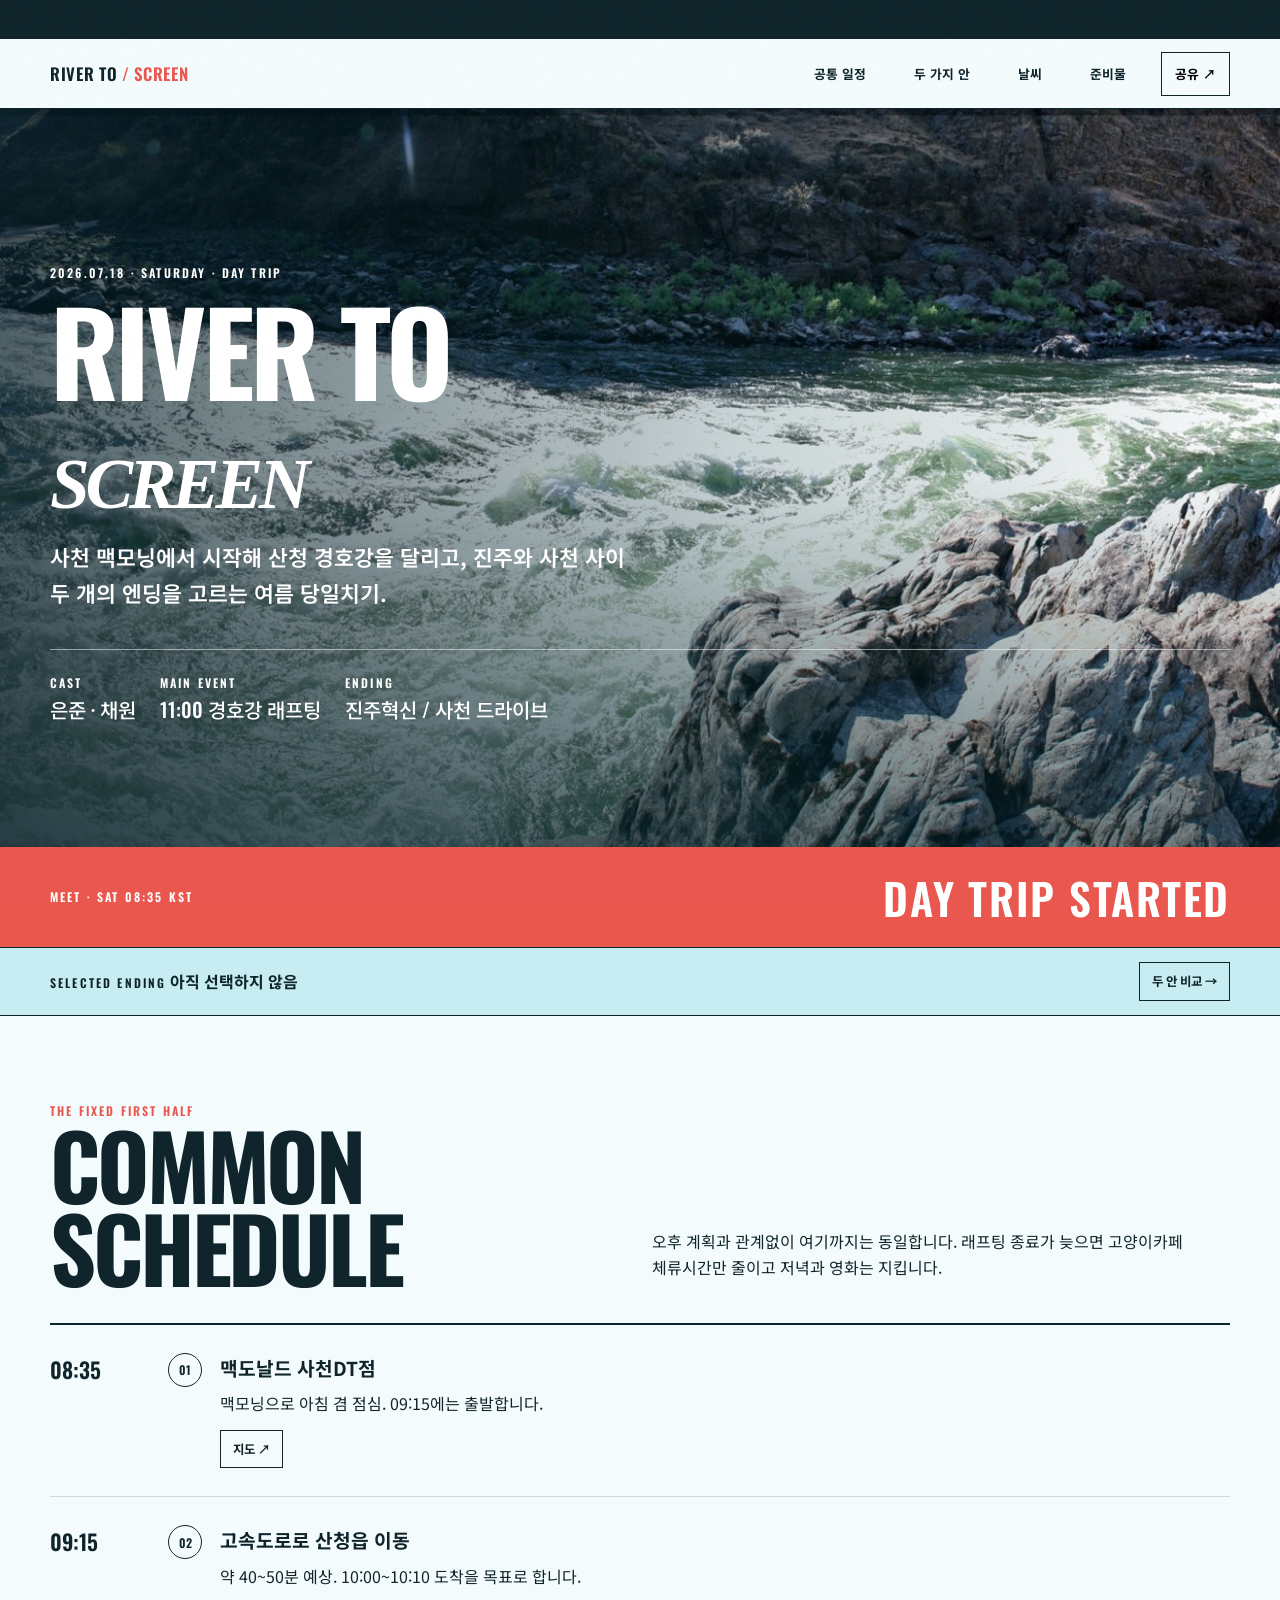
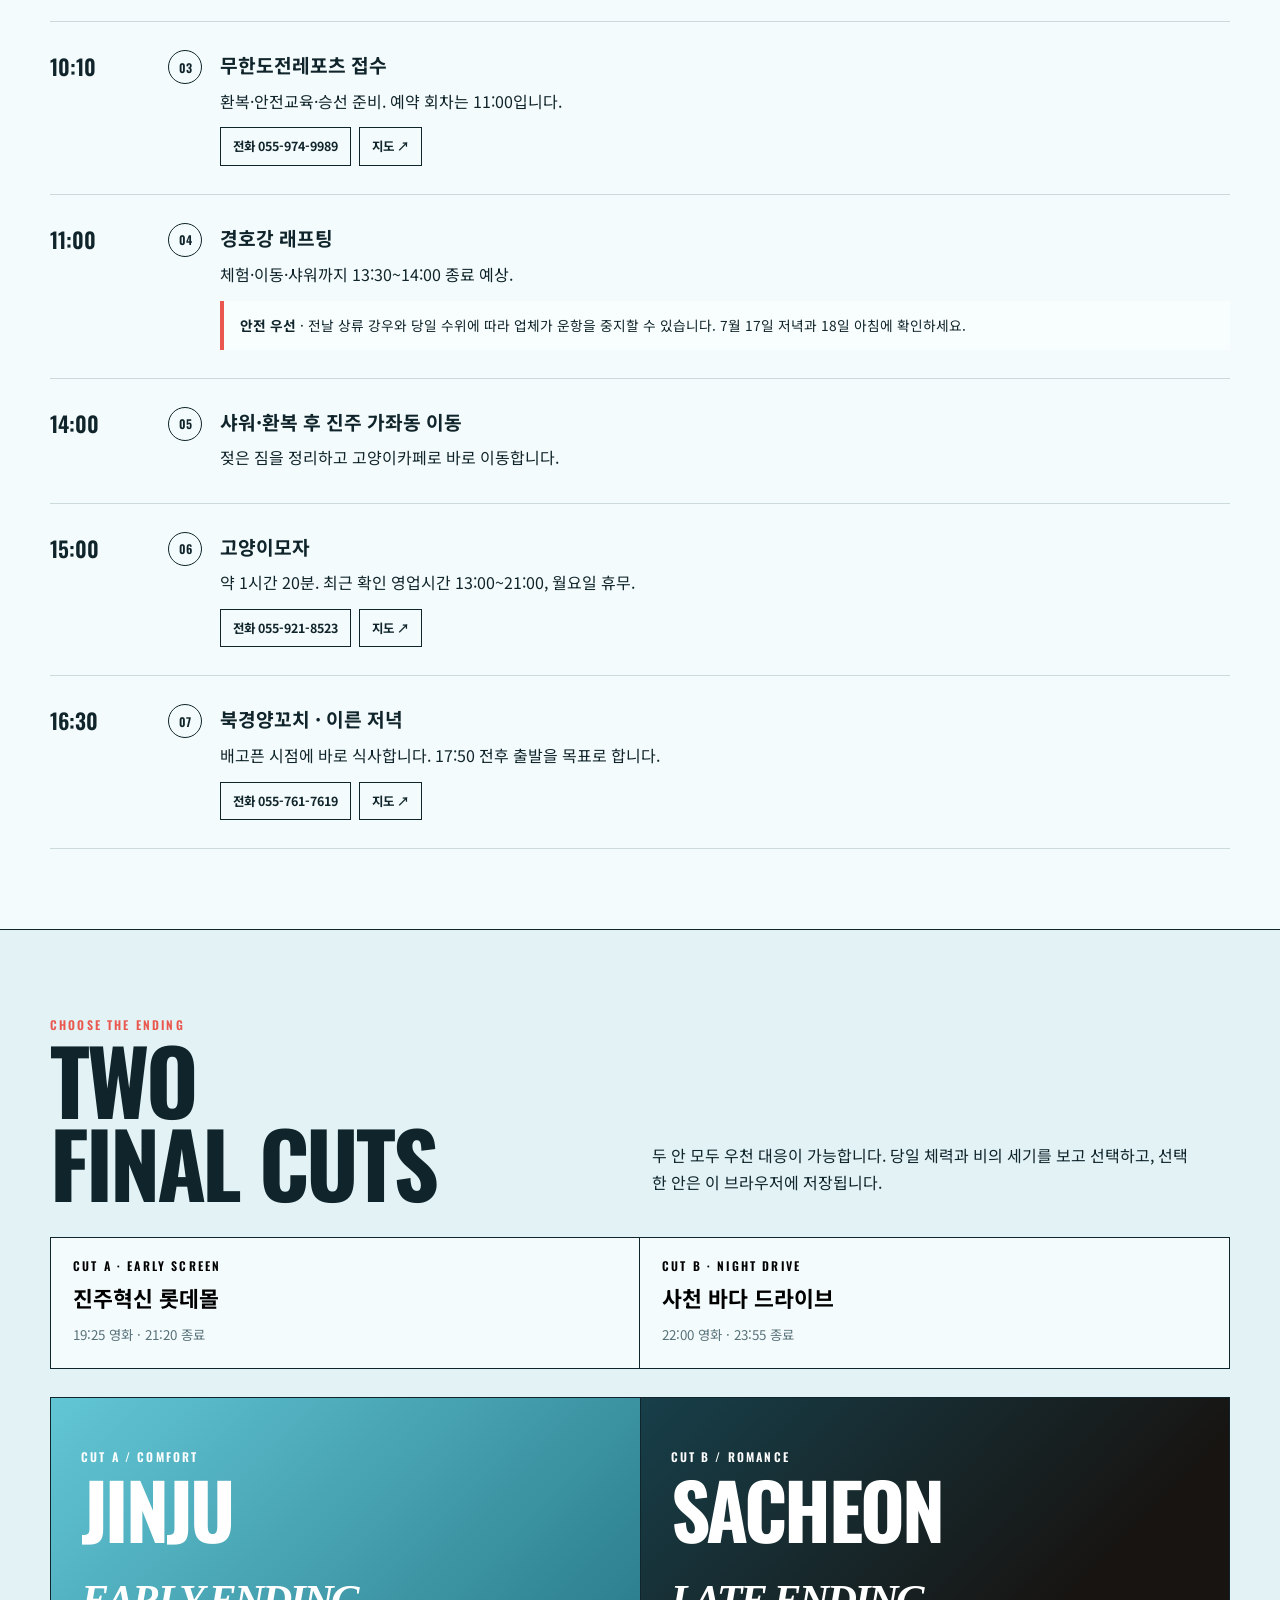
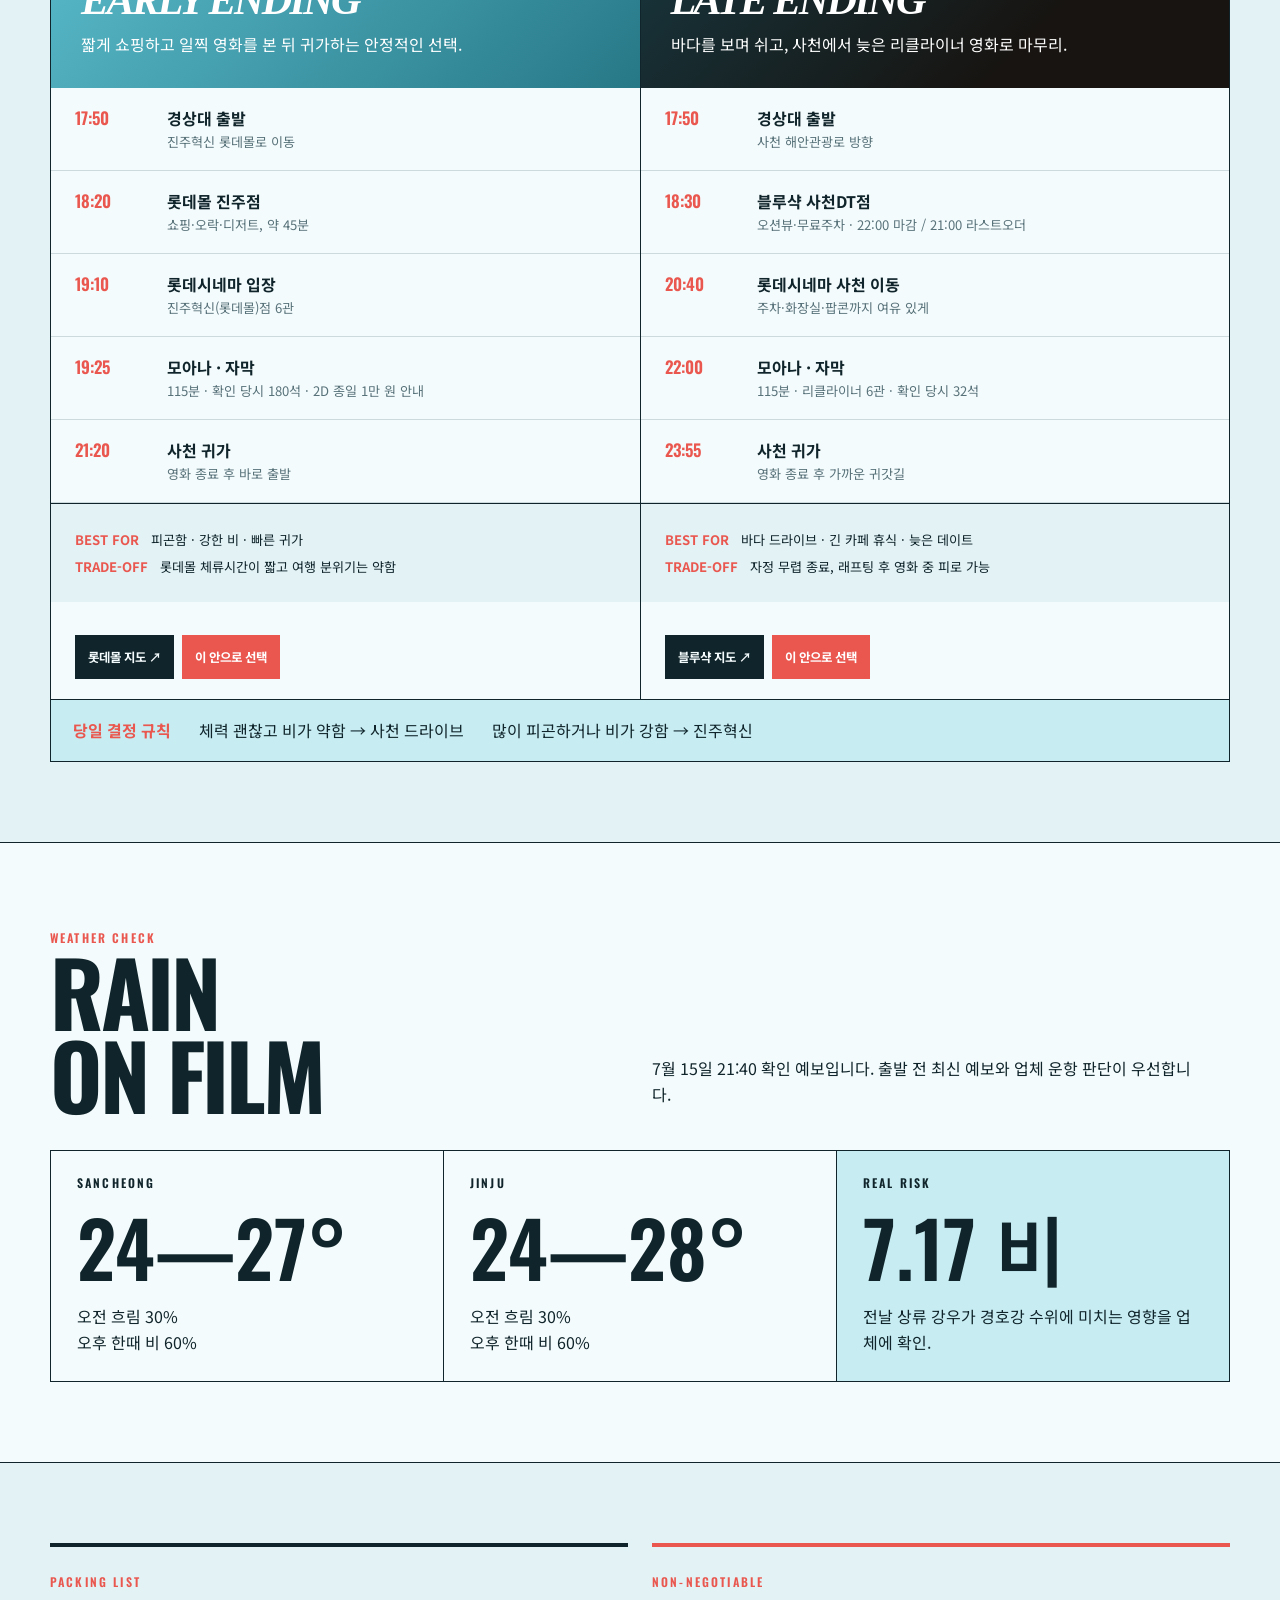
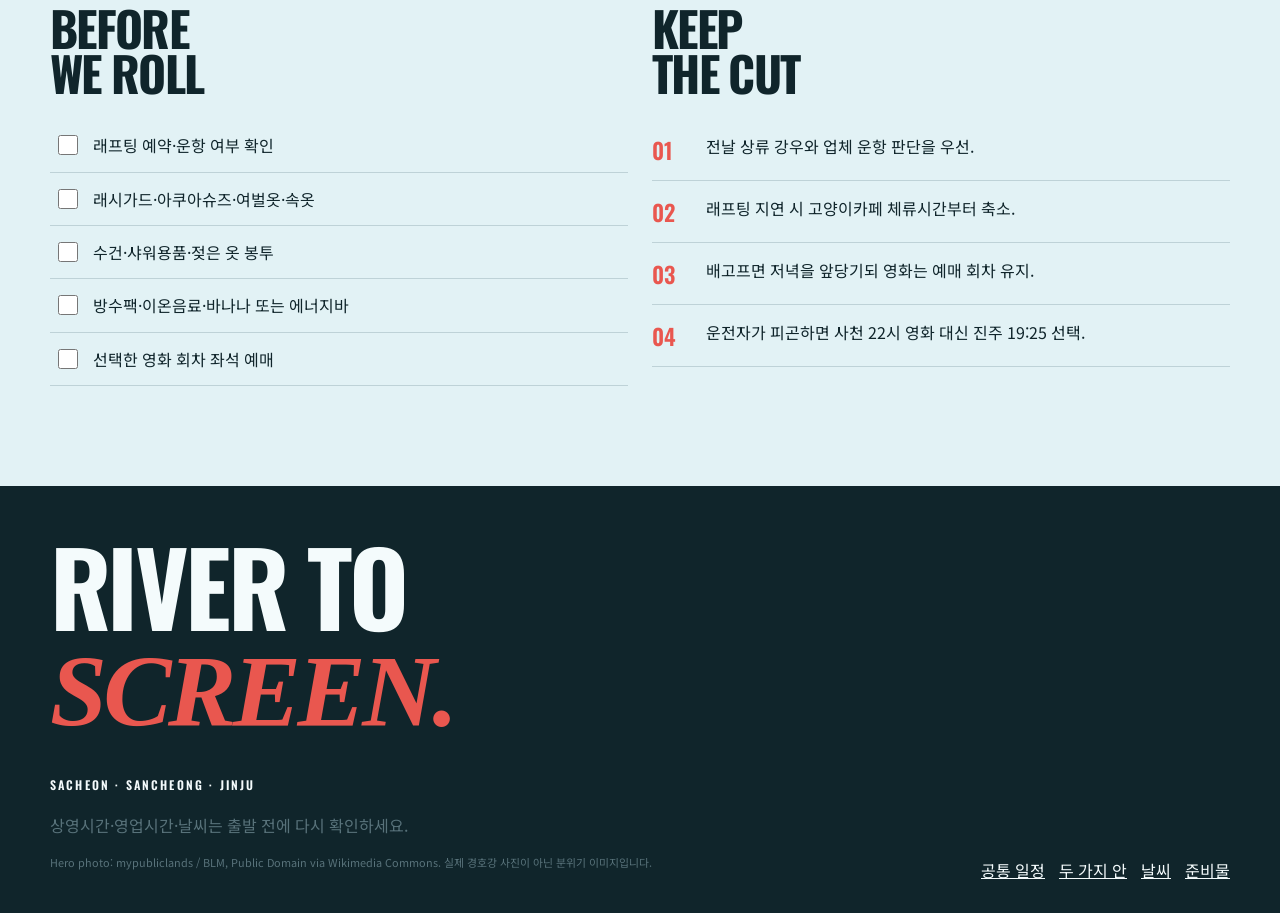
<file: index.html>
<!doctype html>
<html lang="ko">
<head>
  <meta charset="utf-8">
  <meta name="viewport" content="width=device-width,initial-scale=1,viewport-fit=cover">
  <meta name="theme-color" content="#171411">
  <meta name="description" content="2026년 7월 18일 사천 출발 산청 래프팅·진주 데이트 2가지 일정">
  <title>RIVER TO SCREEN — 산청·진주·사천 당일치기</title>
  <link rel="stylesheet" href="styles.css">
  <script defer src="app.js"></script>
</head>
<body>
<a class="skip" href="#main">본문 바로가기</a>
<div class="topbar"><div class="ticker">2026.07.18 · SACHEON → SANCHEONG → JINJU → TWO ENDINGS · RIVER TO SCREEN ·&nbsp;</div></div>
<header class="site">
  <nav class="shell" aria-label="주요 메뉴">
    <a class="brand" href="#top">RIVER TO <span>/ SCREEN</span></a>
    <div class="navlinks trip-nav">
      <a href="#schedule">공통 일정</a>
      <a href="#plans">두 가지 안</a>
      <a href="#weather">날씨</a>
      <a href="#packing">준비물</a>
      <button class="share-btn" data-share type="button" aria-label="여행 링크 공유">공유 ↗</button>
    </div>
  </nav>
</header>
<main id="main">
  <section class="hero trip-hero" id="top">
    <div class="hero-bg trip-hero-bg" role="img" aria-label="급류가 흐르는 산악 계곡 풍경"></div>
    <div class="shell hero-content">
      <span class="eyebrow">2026.07.18 · SATURDAY · DAY TRIP</span>
      <h1 class="display brand-hero-title">RIVER TO<br><span class="serif">SCREEN</span></h1>
      <p class="hero-lead">사천 맥모닝에서 시작해 산청 경호강을 달리고, 진주와 사천 사이 두 개의 엔딩을 고르는 여름 당일치기.</p>
      <div class="hero-meta">
        <div><span class="eyebrow">CAST</span><b>은준 · 채원</b></div>
        <div><span class="eyebrow">MAIN EVENT</span><b>11:00 경호강 래프팅</b></div>
        <div><span class="eyebrow">ENDING</span><b>진주혁신 / 사천 드라이브</b></div>
      </div>
    </div>
  </section>
  <div class="countdown-wrap"><div class="shell countdown"><span class="eyebrow">MEET · SAT 08:35 KST</span><strong data-countdown aria-live="off">LOADING THE REEL…</strong></div></div>
  <div class="status-band"><div class="shell"><div><span class="eyebrow">SELECTED ENDING</span> <b data-plan-status>아직 선택하지 않음</b></div><a class="mini-link" href="#plans">두 안 비교 →</a></div></div>

  <section class="section shell" id="schedule" aria-labelledby="schedule-title">
    <div class="section-head">
      <div><span class="eyebrow red">THE FIXED FIRST HALF</span><h2 id="schedule-title" class="display">COMMON<br>SCHEDULE</h2></div>
      <p>오후 계획과 관계없이 여기까지는 동일합니다. 래프팅 종료가 늦으면 고양이카페 체류시간만 줄이고 저녁과 영화는 지킵니다.</p>
    </div>
    <ol class="timeline">
      <li><time class="time">08:35</time><span class="frame-no">01</span><div class="event"><h3>맥도날드 사천DT점</h3><p>맥모닝으로 아침 겸 점심. 09:15에는 출발합니다.</p><div class="event-actions"><a class="mini-link" target="_blank" rel="noopener" href="https://map.naver.com/p/search/%EB%A7%A5%EB%8F%84%EB%82%A0%EB%93%9C%20%EC%82%AC%EC%B2%9CDT%EC%A0%90">지도 ↗</a></div></div></li>
      <li><time class="time">09:15</time><span class="frame-no">02</span><div class="event"><h3>고속도로로 산청읍 이동</h3><p>약 40~50분 예상. 10:00~10:10 도착을 목표로 합니다.</p></div></li>
      <li><time class="time">10:10</time><span class="frame-no">03</span><div class="event"><h3>무한도전레포츠 접수</h3><p>환복·안전교육·승선 준비. 예약 회차는 11:00입니다.</p><div class="event-actions"><a class="mini-link" href="tel:055-974-9989">전화 055-974-9989</a><a class="mini-link" target="_blank" rel="noopener" href="https://map.naver.com/p/search/%EC%82%B0%EC%B2%AD%20%EB%AC%B4%ED%95%9C%EB%8F%84%EC%A0%84%EB%A0%88%ED%8F%AC%EC%B8%A0">지도 ↗</a></div></div></li>
      <li><time class="time">11:00</time><span class="frame-no">04</span><div class="event"><h3>경호강 래프팅</h3><p>체험·이동·샤워까지 13:30~14:00 종료 예상.</p><div class="note"><b>안전 우선</b> · 전날 상류 강우와 당일 수위에 따라 업체가 운항을 중지할 수 있습니다. 7월 17일 저녁과 18일 아침에 확인하세요.</div></div></li>
      <li><time class="time">14:00</time><span class="frame-no">05</span><div class="event"><h3>샤워·환복 후 진주 가좌동 이동</h3><p>젖은 짐을 정리하고 고양이카페로 바로 이동합니다.</p></div></li>
      <li><time class="time">15:00</time><span class="frame-no">06</span><div class="event"><h3>고양이모자</h3><p>약 1시간 20분. 최근 확인 영업시간 13:00~21:00, 월요일 휴무.</p><div class="event-actions"><a class="mini-link" href="tel:055-921-8523">전화 055-921-8523</a><a class="mini-link" target="_blank" rel="noopener" href="https://map.naver.com/p/search/%EC%A7%84%EC%A3%BC%20%EA%B3%A0%EC%96%91%EC%9D%B4%EB%AA%A8%EC%9E%90">지도 ↗</a></div></div></li>
      <li><time class="time">16:30</time><span class="frame-no">07</span><div class="event"><h3>북경양꼬치 · 이른 저녁</h3><p>배고픈 시점에 바로 식사합니다. 17:50 전후 출발을 목표로 합니다.</p><div class="event-actions"><a class="mini-link" href="tel:055-761-7619">전화 055-761-7619</a><a class="mini-link" target="_blank" rel="noopener" href="https://map.naver.com/p/search/%EB%B6%81%EA%B2%BD%EC%96%91%EA%BC%AC%EC%B9%98%202%ED%98%B8%EC%A0%90%20%EC%A7%84%EC%A3%BC">지도 ↗</a></div></div></li>
    </ol>
  </section>

  <section class="section plan-choice-section" id="plans" aria-labelledby="plans-title">
    <div class="shell">
      <div class="section-head">
        <div><span class="eyebrow red">CHOOSE THE ENDING</span><h2 id="plans-title" class="display">TWO<br>FINAL CUTS</h2></div>
        <p>두 안 모두 우천 대응이 가능합니다. 당일 체력과 비의 세기를 보고 선택하고, 선택한 안은 이 브라우저에 저장됩니다.</p>
      </div>
      <div class="ending-switch" role="tablist" aria-label="저녁 이후 일정 선택">
        <button data-plan-button="jinju" role="tab" aria-selected="false"><span class="eyebrow">CUT A · EARLY SCREEN</span><b>진주혁신 롯데몰</b><small>19:25 영화 · 21:20 종료</small></button>
        <button data-plan-button="sacheon" role="tab" aria-selected="false"><span class="eyebrow">CUT B · NIGHT DRIVE</span><b>사천 바다 드라이브</b><small>22:00 영화 · 23:55 종료</small></button>
      </div>
      <div class="ending-panels">
        <article class="ending-panel" data-plan-panel="jinju">
          <div class="ending-hero"><span class="eyebrow">CUT A / COMFORT</span><h3 class="display">JINJU<br><span class="serif">Early Ending</span></h3><p>짧게 쇼핑하고 일찍 영화를 본 뒤 귀가하는 안정적인 선택.</p></div>
          <ol class="compact-timeline">
            <li><time>17:50</time><div><b>경상대 출발</b><span>진주혁신 롯데몰로 이동</span></div></li>
            <li><time>18:20</time><div><b>롯데몰 진주점</b><span>쇼핑·오락·디저트, 약 45분</span></div></li>
            <li><time>19:10</time><div><b>롯데시네마 입장</b><span>진주혁신(롯데몰)점 6관</span></div></li>
            <li><time>19:25</time><div><b>모아나 · 자막</b><span>115분 · 확인 당시 180석 · 2D 종일 1만 원 안내</span></div></li>
            <li><time>21:20</time><div><b>사천 귀가</b><span>영화 종료 후 바로 출발</span></div></li>
          </ol>
          <div class="plan-points"><p><b>BEST FOR</b> 피곤함 · 강한 비 · 빠른 귀가</p><p><b>TRADE-OFF</b> 롯데몰 체류시간이 짧고 여행 분위기는 약함</p></div>
          <div class="event-actions"><a class="button dark" target="_blank" rel="noopener" href="https://map.naver.com/p/search/%EB%A1%AF%EB%8D%B0%EB%AA%B0%20%EC%A7%84%EC%A3%BC%EC%A0%90">롯데몰 지도 ↗</a><button class="button primary" type="button" data-select-plan="jinju">이 안으로 선택</button></div>
        </article>
        <article class="ending-panel" data-plan-panel="sacheon">
          <div class="ending-hero night"><span class="eyebrow">CUT B / ROMANCE</span><h3 class="display">SACHEON<br><span class="serif">Late Ending</span></h3><p>바다를 보며 쉬고, 사천에서 늦은 리클라이너 영화로 마무리.</p></div>
          <ol class="compact-timeline">
            <li><time>17:50</time><div><b>경상대 출발</b><span>사천 해안관광로 방향</span></div></li>
            <li><time>18:30</time><div><b>블루샥 사천DT점</b><span>오션뷰·무료주차 · 22:00 마감 / 21:00 라스트오더</span></div></li>
            <li><time>20:40</time><div><b>롯데시네마 사천 이동</b><span>주차·화장실·팝콘까지 여유 있게</span></div></li>
            <li><time>22:00</time><div><b>모아나 · 자막</b><span>115분 · 리클라이너 6관 · 확인 당시 32석</span></div></li>
            <li><time>23:55</time><div><b>사천 귀가</b><span>영화 종료 후 가까운 귀갓길</span></div></li>
          </ol>
          <div class="plan-points"><p><b>BEST FOR</b> 바다 드라이브 · 긴 카페 휴식 · 늦은 데이트</p><p><b>TRADE-OFF</b> 자정 무렵 종료, 래프팅 후 영화 중 피로 가능</p></div>
          <div class="event-actions"><a class="button dark" target="_blank" rel="noopener" href="https://map.naver.com/p/search/%EB%B8%94%EB%A3%A8%EC%83%A5%20%EC%82%AC%EC%B2%9CDT%EC%A0%90">블루샥 지도 ↗</a><button class="button primary" type="button" data-select-plan="sacheon">이 안으로 선택</button></div>
        </article>
      </div>
      <div class="decision-strip"><b>당일 결정 규칙</b><span>체력 괜찮고 비가 약함 → 사천 드라이브</span><span>많이 피곤하거나 비가 강함 → 진주혁신</span></div>
    </div>
  </section>

  <section class="section shell" id="weather" aria-labelledby="weather-title">
    <div class="section-head"><div><span class="eyebrow red">WEATHER CHECK</span><h2 id="weather-title" class="display">RAIN<br>ON FILM</h2></div><p>7월 15일 21:40 확인 예보입니다. 출발 전 최신 예보와 업체 운항 판단이 우선합니다.</p></div>
    <div class="weather-grid">
      <article><span class="eyebrow">SANCHEONG</span><strong>24—27°</strong><p>오전 흐림 30%<br>오후 한때 비 60%</p></article>
      <article><span class="eyebrow">JINJU</span><strong>24—28°</strong><p>오전 흐림 30%<br>오후 한때 비 60%</p></article>
      <article class="weather-alert"><span class="eyebrow">REAL RISK</span><strong>7.17 비</strong><p>전날 상류 강우가 경호강 수위에 미치는 영향을 업체에 확인.</p></article>
    </div>
  </section>

  <section class="section packing-section" id="packing">
    <div class="shell grid-2">
      <article class="editorial-card"><span class="eyebrow red">PACKING LIST</span><h2 class="display packing-title">BEFORE<br>WE ROLL</h2><ul class="checklist">
        <li><label><input type="checkbox" data-check="booking"><span>래프팅 예약·운항 여부 확인</span></label></li>
        <li><label><input type="checkbox" data-check="swim"><span>래시가드·아쿠아슈즈·여벌옷·속옷</span></label></li>
        <li><label><input type="checkbox" data-check="shower"><span>수건·샤워용품·젖은 옷 봉투</span></label></li>
        <li><label><input type="checkbox" data-check="water"><span>방수팩·이온음료·바나나 또는 에너지바</span></label></li>
        <li><label><input type="checkbox" data-check="movie"><span>선택한 영화 회차 좌석 예매</span></label></li>

      </ul></article>
      <article class="editorial-card redtop"><span class="eyebrow red">NON-NEGOTIABLE</span><h2 class="display packing-title">KEEP<br>THE CUT</h2><div class="rule-list"><div><b>01</b><p>전날 상류 강우와 업체 운항 판단을 우선.</p></div><div><b>02</b><p>래프팅 지연 시 고양이카페 체류시간부터 축소.</p></div><div><b>03</b><p>배고프면 저녁을 앞당기되 영화는 예매 회차 유지.</p></div><div><b>04</b><p>운전자가 피곤하면 사천 22시 영화 대신 진주 19:25 선택.</p></div></div></article>
    </div>
  </section>
</main>
<footer><div class="shell"><h2 class="footer-title display">RIVER TO<br><span class="serif red">Screen.</span></h2><div class="footer-grid"><div><span class="eyebrow">SACHEON · SANCHEONG · JINJU</span><p class="muted">상영시간·영업시간·날씨는 출발 전에 다시 확인하세요.</p><p class="photo-credit">Hero photo: mypubliclands / BLM, Public Domain via Wikimedia Commons. 실제 경호강 사진이 아닌 분위기 이미지입니다.</p></div><div class="footer-nav"><a href="#schedule">공통 일정</a><a href="#plans">두 가지 안</a><a href="#weather">날씨</a><a href="#packing">준비물</a></div></div></div></footer>
</body>
</html>
</file>
<file: styles.css>
@import url('https://fonts.googleapis.com/css2?family=Black+Han+Sans&family=Noto+Sans+KR:wght@400;500;600;700;900&family=Oswald:wght@400;500;600&display=swap');

:root{--ink:#171411;--paper:#f2ead9;--paper2:#ded2bd;--red:#a52b26;--red2:#d44834;--yellow:#f2b544;--muted:#756d62;--line:rgba(23,20,17,.2);--shadow:0 18px 50px rgba(28,16,9,.16);--serif:Georgia,'Times New Roman',serif;--sans:'Noto Sans KR',sans-serif;--display:'Oswald','Noto Sans KR',sans-serif}
*{box-sizing:border-box}[hidden]{display:none!important}html{scroll-behavior:smooth}body{margin:0;background:var(--paper);color:var(--ink);font-family:var(--sans);line-height:1.65;overflow-x:hidden}body:before{content:'';position:fixed;inset:0;pointer-events:none;z-index:9999;opacity:.2;background-image:url("data:image/svg+xml,%3Csvg viewBox='0 0 180 180' xmlns='http://www.w3.org/2000/svg'%3E%3Cfilter id='n'%3E%3CfeTurbulence type='fractalNoise' baseFrequency='.85' numOctaves='4' stitchTiles='stitch'/%3E%3C/filter%3E%3Crect width='100%25' height='100%25' filter='url(%23n)' opacity='.22'/%3E%3C/svg%3E")}a{color:inherit}button,input,select,textarea{font:inherit}button,a,input,label,select,textarea{touch-action:manipulation}button,.button{min-height:44px}.skip{position:fixed;top:8px;left:8px;transform:translateY(-150%);background:var(--ink);color:#fff;padding:10px 16px;z-index:10000}.skip:focus{transform:none}.shell{width:min(1180px,calc(100% - 32px));margin:auto}.eyebrow{font:600 .75rem/1 var(--display);letter-spacing:.18em;text-transform:uppercase}.display{font-family:var(--display);text-transform:uppercase;line-height:.93;letter-spacing:-.035em}.serif{font-family:var(--serif);font-style:italic}.muted{color:var(--muted)}.red{color:var(--red)}.rule{border:0;border-top:1px solid var(--line);margin:24px 0}.topbar{background:var(--ink);color:var(--paper);min-height:39px;display:flex;align-items:center;font:500 .7rem var(--display);letter-spacing:.15em;white-space:nowrap;overflow:hidden}.ticker{animation:ticker 24s linear infinite;display:inline-block;padding-left:100%}@keyframes ticker{to{transform:translateX(-100%)}}header.site{position:sticky;top:0;z-index:1000;background:rgba(242,234,217,.95);border-bottom:1px solid var(--ink);backdrop-filter:blur(8px)}nav{height:69px;display:flex;align-items:center;justify-content:space-between;gap:20px}.brand{text-decoration:none;font:600 1.05rem var(--display);letter-spacing:.04em}.brand span{color:var(--red)}.navlinks{display:flex;align-items:center;gap:4px}.navlinks a,.share-btn{border:0;background:transparent;text-decoration:none;padding:10px 13px;font-size:.8rem;font-weight:700;cursor:pointer}.navlinks a[aria-current=page]{background:var(--ink);color:var(--paper)}.share-btn{border:1px solid var(--ink)}
.hero{min-height:clamp(620px,82vh,850px);position:relative;background:#271f18;color:#fff;display:grid;align-items:end;overflow:hidden}.hero:after{content:'';position:absolute;inset:0;background:linear-gradient(90deg,rgba(13,9,6,.88) 0%,rgba(20,11,6,.45) 55%,rgba(20,10,5,.1)),linear-gradient(0deg,rgba(13,8,5,.8),transparent 50%)}.hero-bg{position:absolute;inset:0;background:linear-gradient(120deg,#7a2b1f,#df9c4e 45%,#2d4a52);background-image:url('assets/gyeongju-donggung-wolji.jpg');background-size:cover;background-position:center;filter:saturate(.82) sepia(.08)}.hero-content{position:relative;z-index:2;padding:80px 0 54px}.hero h1{font-size:clamp(4rem,12vw,10.2rem);max-width:1050px;margin:12px 0 20px}.hero-lead{font-size:clamp(1rem,2vw,1.35rem);font-weight:600;max-width:580px}.hero-meta{display:flex;flex-wrap:wrap;gap:24px;margin-top:38px;border-top:1px solid rgba(255,255,255,.5);padding-top:18px}.hero-meta b{display:block;font:500 1.25rem var(--display)}.countdown-wrap{background:var(--red);color:#fff;padding:18px 0}.countdown{display:flex;align-items:center;justify-content:space-between;gap:16px}.countdown strong{font:600 clamp(1.2rem,4vw,2.7rem) var(--display);letter-spacing:.04em}.section{padding:80px 0}.section-head{display:grid;grid-template-columns:1fr 1fr;gap:24px;align-items:end;margin-bottom:34px}.section-head h2{font-size:clamp(2.7rem,7vw,6rem);margin:0}.section-head p{max-width:540px;margin:0 0 8px}.status-band{background:var(--yellow);border-block:1px solid var(--ink);padding:14px 0}.status-band .shell{display:flex;justify-content:space-between;gap:20px;align-items:center}.status-pill{background:var(--ink);color:#fff;padding:6px 11px;font-size:.78rem;font-weight:700}.day-switch{display:flex;border-block:1px solid var(--ink);margin-bottom:35px}.day-switch button{flex:1;border:0;border-right:1px solid var(--ink);background:transparent;padding:16px;cursor:pointer;text-align:left}.day-switch button:last-child{border:0}.day-switch button.active{background:var(--ink);color:var(--paper)}.day-switch b{display:block;font:600 1.5rem var(--display)}.day-panel[hidden]{display:none}.timeline{list-style:none;padding:0;margin:0;border-top:2px solid var(--ink)}.timeline li{display:grid;grid-template-columns:100px 34px 1fr;gap:18px;padding:28px 0;border-bottom:1px solid var(--line);position:relative}.time{font:600 1.35rem var(--display)}.frame-no{border:1px solid var(--ink);border-radius:50%;width:34px;height:34px;display:grid;place-items:center;font:600 .75rem var(--display)}.event h3{margin:0 0 6px;font-size:1.2rem}.event p{margin:4px 0}.event-actions{display:flex;flex-wrap:wrap;gap:8px;margin-top:13px}.mini-link,.button{display:inline-flex;align-items:center;justify-content:center;gap:7px;border:1px solid var(--ink);padding:8px 12px;text-decoration:none;background:transparent;font-size:.78rem;font-weight:700;cursor:pointer}.mini-link:hover,.button:hover{background:var(--ink);color:var(--paper)}.note{border-left:4px solid var(--red);padding:13px 16px;background:rgba(255,255,255,.35);font-size:.86rem;margin-top:14px}.grid-2{display:grid;grid-template-columns:1fr 1fr;gap:24px}.grid-3{display:grid;grid-template-columns:repeat(3,1fr);gap:18px}.editorial-card{border-top:4px solid var(--ink);padding:20px 0;min-width:0}.editorial-card.redtop{border-color:var(--red)}.editorial-card h3{font-size:1.15rem;margin:4px 0 14px}.members{display:grid;grid-template-columns:repeat(4,1fr);border:1px solid var(--ink)}.member{padding:18px;border-right:1px solid var(--ink)}.member:last-child{border:0}.member b{display:block;font-size:1.15rem}.dot{width:8px;height:8px;border-radius:50%;display:inline-block;background:var(--red);margin-right:6px}.checklist{list-style:none;padding:0;margin:0}.checklist label{display:flex;align-items:center;gap:12px;border-bottom:1px solid var(--line);padding:13px 4px;cursor:pointer;min-height:48px}.checklist input{width:20px;height:20px;accent-color:var(--red)}.checklist input:checked+span{text-decoration:line-through;color:var(--muted)}.cost-total{font:600 clamp(2.6rem,6vw,5rem) var(--display);color:var(--red);margin:8px 0}.cost-lines div{display:flex;justify-content:space-between;padding:8px 0;border-bottom:1px dotted var(--muted)}footer{background:var(--ink);color:var(--paper);padding:52px 0 30px}.footer-title{font-size:clamp(2.5rem,8vw,7rem);margin:0 0 30px}.footer-grid{display:flex;justify-content:space-between;align-items:end;gap:24px}.footer-nav{display:flex;gap:14px;flex-wrap:wrap}.footer-nav a{color:var(--paper)}
/* Map */.map-layout{height:calc(100vh - 108px);min-height:620px;display:grid;grid-template-columns:minmax(310px,390px) 1fr;background:var(--ink)}.map-sidebar{background:var(--paper);overflow:auto;border-right:1px solid var(--ink);z-index:500}.map-head{padding:28px 24px 20px}.map-head h1{font-size:3rem;margin:5px 0}.route-tabs{display:flex;border-block:1px solid var(--ink)}.route-tabs button{flex:1;border:0;border-right:1px solid var(--ink);background:transparent;padding:12px;cursor:pointer;font-weight:800}.route-tabs button.active{background:var(--red);color:#fff}.route-summary{padding:17px 24px;background:var(--yellow);border-bottom:1px solid var(--ink);font-size:.83rem}.route-list{list-style:none;padding:0;margin:0}.route-list li{display:grid;grid-template-columns:32px 1fr;gap:12px;padding:18px 24px;border-bottom:1px solid var(--line);cursor:pointer}.route-list li:hover,.route-list li:focus-within{background:#fff}.route-num,.cinema-marker{width:28px;height:28px;border-radius:50% 50% 50% 0;transform:rotate(-45deg);background:var(--red);color:#fff;display:grid;place-items:center;border:2px solid var(--paper);box-shadow:0 3px 9px #0005}.route-num span,.cinema-marker span{transform:rotate(45deg);font:700 12px var(--display)}.route-item h3{margin:0;font-size:.95rem}.route-item p{font-size:.78rem;margin:3px 0;color:var(--muted)}#map{height:100%;width:100%;background:#b6aa98}.leaflet-container{font-family:var(--sans)}.leaflet-popup-content-wrapper{border-radius:0;background:var(--paper);box-shadow:var(--shadow)}.leaflet-popup-tip{background:var(--paper)}.popup h3{margin:0 0 4px}.popup p{margin:3px 0;font-size:.8rem}.map-note{position:absolute;z-index:600;right:12px;bottom:25px;background:var(--paper);border:1px solid var(--ink);padding:10px 13px;max-width:280px;font-size:.72rem;box-shadow:var(--shadow)}
/* Pick'em */
.pickem-hero{background:var(--yellow);color:var(--ink);padding:76px 0 54px;border-bottom:1px solid var(--ink);position:relative;overflow:hidden}.pickem-hero:after{content:'×1.0  ×2.0  ×4.0';position:absolute;right:-20px;bottom:-35px;font:600 clamp(4rem,12vw,10rem) var(--display);color:rgba(23,20,17,.08);white-space:nowrap;pointer-events:none}.pickem-hero .shell{position:relative;z-index:1}.pickem-hero h1{font-size:clamp(4rem,11vw,9rem);margin:12px 0 24px;max-width:1000px}.pickem-korean-title{display:inline-block;font-size:.72em;line-height:1.02;letter-spacing:-.08em}.pickem-hero p{max-width:690px;font-size:1.05rem;font-weight:600}.pickem-rulebar{background:var(--ink);color:var(--paper);padding:15px 0}.pickem-rulebar .shell{display:flex;gap:28px;justify-content:space-between;font-size:.82rem}.pickem-rulebar b{color:var(--yellow);margin-right:7px}.pickem-shell{min-height:600px}.pickem-login{display:grid;grid-template-columns:1fr 1.25fr;gap:25px;align-items:end;border:2px solid var(--ink);padding:24px;background:var(--paper2);box-shadow:8px 8px 0 var(--ink);margin-bottom:58px}.pickem-login h2{margin:5px 0;font:600 2rem var(--display)}.pickem-login p{margin:0}.pickem-login form{display:grid;grid-template-columns:minmax(0,1fr) auto;gap:10px;align-items:end}.pickem-login label span,.admin-form label{display:block;font-size:.76rem;font-weight:800}.pickem-login select,.pickem-login input,.admin-form input,.admin-form select{width:100%;min-height:44px;border:1px solid var(--ink);border-radius:0;background:var(--paper);padding:8px 10px}.login-state{grid-column:1/-1;border-top:1px solid var(--line);padding-top:12px;font-size:.82rem;font-weight:700}.login-state.error,.live-state.error{color:var(--red)}.pickem-toolbar{display:flex;justify-content:space-between;gap:20px;align-items:end;margin-bottom:24px}.pickem-toolbar h2{font-size:clamp(2.8rem,7vw,5.5rem);margin:5px 0 0}.live-state{display:flex;align-items:center;gap:8px;font-size:.75rem}.live-state i{width:9px;height:9px;border-radius:50%;background:#3b9c63;box-shadow:0 0 0 4px rgba(59,156,99,.15)}.live-state.error i{background:var(--red)}.live-state .mini-link{background:transparent}.pickem-events{display:grid;grid-template-columns:repeat(2,minmax(0,1fr));gap:22px}.pickem-card{border:1px solid var(--ink);background:rgba(255,255,255,.28);box-shadow:var(--shadow)}.pickem-card.unconfirmed{background:var(--paper2)}.pickem-card-head{display:flex;align-items:flex-start;justify-content:space-between;gap:12px;padding:22px;border-bottom:1px solid var(--ink)}.pickem-card-head h3{margin:7px 0 0;font-size:1.35rem}.event-status{background:var(--red);color:#fff;padding:6px 9px;font:600 .66rem var(--display);letter-spacing:.1em;white-space:nowrap}.event-status.locked{background:var(--ink)}.event-time{display:flex;justify-content:space-between;gap:12px;padding:13px 22px;border-bottom:1px solid var(--line);font-size:.78rem}.event-time span{color:var(--red);font-weight:800}.pick-progress{padding:13px 22px;font-size:.72rem}.pick-progress i{display:block;height:5px;background:linear-gradient(90deg,var(--red) var(--progress),rgba(23,20,17,.12) var(--progress));margin-top:7px}.pick-options{display:grid;grid-template-columns:1fr 1fr;border-block:1px solid var(--ink)}.pick-option{border:0;border-right:1px solid var(--ink);background:transparent;padding:20px;text-align:left;min-height:150px}.pick-option:last-child{border-right:0}.pick-option:not(:disabled){cursor:pointer}.pick-option:not(:disabled):hover{background:#fff}.pick-option.active{background:var(--ink);color:var(--paper)}.pick-option.winner{background:var(--yellow);color:var(--ink)}.pick-mark{display:block;font:600 .64rem var(--display);letter-spacing:.15em;color:var(--red)}.pick-option.active .pick-mark{color:var(--yellow)}.pick-option b{display:block;font-size:1.05rem;margin:13px 0}.pick-odd{display:block;font:600 1.25rem var(--display)}.pick-option small{display:block;margin-top:7px;line-height:1.4}.event-notice{padding:13px 22px;background:var(--yellow);font-size:.76rem;font-weight:700}.event-notice.locked{background:var(--ink);color:var(--paper)}.event-source{display:flex;justify-content:space-between;gap:12px;padding:14px 22px;font-size:.7rem;color:var(--muted)}.event-source a{font-weight:800;color:var(--ink)}.pickem-settlement{background:var(--ink);color:var(--paper)}.settlement-grid{display:grid;grid-template-columns:repeat(4,1fr);border:1px solid rgba(242,234,217,.45)}.settlement-grid article{padding:24px;border-right:1px solid rgba(242,234,217,.3)}.settlement-grid article:last-child{border:0}.settlement-grid b,.settlement-grid strong,.settlement-grid small{display:block}.settlement-grid b{font-size:1.1rem;margin:12px 0}.settlement-grid strong{font:600 2.5rem var(--display);color:var(--yellow)}.settlement-grid small{color:#b8afa0}.pickem-method h2{font:600 2rem var(--display);margin:9px 0}.admin-zone{border-top:2px dashed var(--red)}.admin-form{display:grid;grid-template-columns:repeat(3,1fr);gap:14px;align-items:end}.admin-form button{align-self:end}.admin-form label{margin:0}

.hero h1.brand-hero-title{font-size:clamp(3.8rem,9vw,8rem)}.brand-hero-title .serif{display:inline-block;font-size:.62em;letter-spacing:-.06em;white-space:nowrap}.toto-gate{min-height:100svh;display:grid;place-items:center;padding:32px 16px;background:var(--yellow);position:relative;overflow:hidden}.toto-gate:after{content:'TOTO';position:absolute;right:-4vw;bottom:-10vw;color:rgba(23,20,17,.07);font:600 clamp(10rem,40vw,30rem)/.8 var(--display);pointer-events:none}.toto-gate-card{position:relative;z-index:1;width:min(680px,100%);border:2px solid var(--ink);background:var(--paper);padding:34px;box-shadow:10px 10px 0 var(--ink)}.toto-gate-card>.brand{display:inline-block;margin-bottom:42px}.toto-gate-card>.eyebrow{display:block}.toto-gate-card h1{font-size:clamp(3.8rem,10vw,6.5rem);margin:15px 0 20px;overflow-wrap:anywhere}.toto-gate-card h1 .serif{display:inline-block;font-size:.82em;letter-spacing:-.07em}.toto-gate-card>p{max-width:520px;margin-bottom:26px}.toto-player-grid{display:grid;grid-template-columns:1fr 1fr;border-top:1px solid var(--ink);border-left:1px solid var(--ink);margin-bottom:18px}.toto-player-grid button{min-height:112px;border:0;border-right:1px solid var(--ink);border-bottom:1px solid var(--ink);background:transparent;text-align:left;padding:17px;cursor:pointer}.toto-player-grid button:hover,.toto-player-grid button:focus-visible{background:var(--ink);color:var(--paper)}.toto-player-grid button:disabled{opacity:.45;cursor:wait}.toto-player-grid b,.toto-player-grid small{display:block}.toto-player-grid b{font-size:1.35rem;margin:8px 0 3px}.toto-player-grid small{font-size:.72rem}.toto-gate-card .login-state{margin:0 0 17px}.toto-userbar{display:flex;align-items:center;justify-content:space-between;gap:15px;margin-bottom:45px;padding:14px 18px;border:1px solid var(--ink);background:var(--paper2)}.toto-userbar b{display:block;margin-top:4px;font-size:1.05rem}
.dinner-total-form{display:grid;grid-template-columns:minmax(150px,.8fr) minmax(220px,1fr) auto;align-items:end;gap:14px;margin:28px 0 36px;padding:22px;border:1px solid rgba(242,234,217,.45);background:rgba(242,234,217,.08)}.dinner-total-form label b{display:block;margin-top:4px;font:600 1.55rem var(--display)}.dinner-input-wrap{display:flex;align-items:center;background:var(--paper);border:2px solid var(--paper);color:var(--ink)}.dinner-input-wrap:focus-within{border-color:var(--yellow)}.dinner-input-wrap input{width:100%;min-width:0;min-height:48px;border:0;background:transparent;padding:9px 12px;text-align:right;font:700 1.15rem var(--sans);color:var(--ink);outline:0}.dinner-input-wrap span{padding-right:12px;font-weight:800}.dinner-total-form small{grid-column:1/-1;color:var(--paper2)}.dinner-total-form small.error{color:#ff8b7b}.settlement-grid article em{display:block;margin-top:4px;color:var(--yellow);font:normal 700 1.05rem var(--sans)}
/* Plan B */.plan-hero{background:var(--red);color:#fff;padding:85px 0 50px}.plan-hero h1{font-size:clamp(4rem,13vw,10rem);margin:0}.plan-hero p{max-width:600px;font-size:1.05rem}.scenario-grid{display:grid;grid-template-columns:repeat(2,1fr);border-top:1px solid var(--ink);border-left:1px solid var(--ink)}.scenario{border:0;border-right:1px solid var(--ink);border-bottom:1px solid var(--ink);padding:24px;text-align:left;background:transparent;cursor:pointer;min-height:164px}.scenario:hover{background:#fff}.scenario.active{background:var(--ink);color:var(--paper)}.scenario .code{font:600 .7rem var(--display);letter-spacing:.16em;color:var(--red)}.scenario.active .code{color:var(--yellow)}.scenario b{display:block;font-size:1.05rem;margin:12px 0 5px}.scenario p{margin:0;font-size:.8rem}.plan-result{background:var(--yellow);border:2px solid var(--ink);padding:28px;position:sticky;top:90px}.plan-result h2{font:600 2rem var(--display);margin:0 0 10px}.plan-result ul{padding-left:18px}.form-group{margin:0 0 18px}.form-group label{display:block;font-size:.8rem;font-weight:800;margin-bottom:6px}.form-group input,.form-group textarea,.form-group select{width:100%;border:1px solid var(--ink);background:rgba(255,255,255,.35);border-radius:0;padding:11px;min-height:44px}.form-group textarea{min-height:100px;resize:vertical}.button.primary{background:var(--red);color:#fff;border-color:var(--red)}.button.dark{background:var(--ink);color:var(--paper)}.actions{display:flex;flex-wrap:wrap;gap:9px}.toast{position:fixed;bottom:20px;left:50%;transform:translate(-50%,150%);z-index:9998;background:var(--ink);color:#fff;padding:12px 20px;box-shadow:var(--shadow);transition:.25s}.toast.show{transform:translate(-50%,0)}
@media(max-width:760px){.shell{width:min(100% - 24px,1180px)}.navlinks a{display:none}.navlinks a[aria-current=page]{display:block}.share-btn{padding:8px}.hero{min-height:680px}.hero-bg{background-image:url('assets/gyeongju-cheomseongdae.jpg');background-position:center 42%;filter:saturate(.8) sepia(.05)}.hero h1{font-size:clamp(3.7rem,20vw,6rem)}.hero-content{padding-bottom:35px}.countdown{align-items:flex-start;flex-direction:column}.section{padding:55px 0}.section-head{grid-template-columns:1fr}.timeline li{grid-template-columns:70px 28px 1fr;gap:10px}.time{font-size:1.05rem}.frame-no{width:28px;height:28px}.grid-2,.grid-3{grid-template-columns:1fr}.members{grid-template-columns:1fr 1fr}.member:nth-child(2){border-right:0}.member:nth-child(-n+2){border-bottom:1px solid var(--ink)}.scenario-grid{grid-template-columns:1fr}.plan-result{position:static}.map-layout{height:auto;display:flex;flex-direction:column;min-height:0}.map-sidebar{overflow:visible;border:0}.map-head h1{font-size:2.6rem}#map{height:58vh;min-height:420px;order:-1}.map-note{position:static;max-width:none;border-width:1px 0}.footer-grid{align-items:flex-start;flex-direction:column}}@media(max-width:760px){body{padding-bottom:calc(58px + env(safe-area-inset-bottom))}header.site{backdrop-filter:none}header.site nav{height:56px}.navlinks{position:fixed;left:0;right:0;bottom:0;z-index:2100;display:grid;grid-template-columns:repeat(5,minmax(0,1fr));gap:0;background:var(--paper);border-top:1px solid var(--ink);padding-bottom:env(safe-area-inset-bottom);box-shadow:0 -8px 24px rgba(23,20,17,.12)}.navlinks a,.navlinks a[aria-current=page],.share-btn{display:flex;align-items:center;justify-content:center;min-width:0;min-height:58px;padding:6px 3px;border:0;border-right:1px solid var(--line);font-size:.72rem;white-space:nowrap}.navlinks a[aria-current=page]{background:var(--ink);color:var(--paper)}.share-btn{border-right:0}}
@media(max-width:760px){.hero h1.brand-hero-title{font-size:clamp(2.9rem,13vw,4.8rem)}.toto-gate{padding:18px 12px calc(18px + env(safe-area-inset-bottom))}.toto-gate-card{padding:24px 18px;box-shadow:6px 6px 0 var(--ink)}.toto-gate-card>.brand{margin-bottom:28px}.toto-gate-card h1{font-size:clamp(2.7rem,11vw,3.6rem)}.toto-player-grid button{min-height:100px;padding:14px}.toto-userbar{margin-bottom:34px}.pickem-hero{padding:55px 0 40px}.pickem-hero h1{font-size:clamp(3.5rem,18vw,5.5rem)}.pickem-rulebar .shell{display:grid;gap:6px}.pickem-login{grid-template-columns:1fr;padding:18px;box-shadow:5px 5px 0 var(--ink)}.pickem-login form{grid-template-columns:1fr 1fr}.pickem-login form button{grid-column:1/-1}.pickem-toolbar{align-items:flex-start;flex-direction:column}.pickem-events{grid-template-columns:1fr}.pick-option{padding:16px;min-height:140px}.dinner-total-form{grid-template-columns:1fr;padding:18px}.dinner-total-form small{grid-column:1}.dinner-total-form .button{width:100%}.event-time,.event-source{align-items:flex-start;flex-direction:column}.settlement-grid{grid-template-columns:1fr 1fr}.settlement-grid article:nth-child(2){border-right:0}.settlement-grid article:nth-child(-n+2){border-bottom:1px solid rgba(242,234,217,.3)}.admin-form{grid-template-columns:1fr}.navlinks a,.navlinks a[aria-current=page],.share-btn{font-size:.65rem;padding-inline:1px}}
@media(prefers-reduced-motion:reduce){*,*:before,*:after{scroll-behavior:auto!important;animation:none!important;transition:none!important}}:focus-visible{outline:3px solid var(--yellow);outline-offset:3px}

/* Poker */
.poker-page{--felt:#174f3c;--felt2:#0e3428}.poker-hero{padding:70px 0 50px;background:var(--felt);color:#fff;border-bottom:1px solid var(--ink)}.poker-hero h1{font-size:clamp(4.5rem,13vw,10rem);margin:10px 0 20px}.poker-hero p{max-width:700px;font-weight:600}.poker-setup{padding:60px 0}.poker-setup-card{display:grid;grid-template-columns:1.4fr repeat(3,1fr);gap:18px;align-items:end;border:2px solid var(--ink);padding:26px;box-shadow:8px 8px 0 var(--ink)}.poker-setup-card h2{font-size:3rem;margin:6px 0}.poker-setup-card p{margin:0}.poker-setup-card>label,.cash-form label{font-size:.78rem;font-weight:800}.poker-setup-card input[type=number],.cash-form input,.bet-input input{width:100%;min-height:48px;border:1px solid var(--ink);background:#fff;padding:9px 11px}.poker-setup-card fieldset{grid-column:1/-1;border:1px solid var(--ink);padding:15px}.setup-players{display:grid;grid-template-columns:repeat(4,1fr);gap:8px}.setup-players label{background:var(--paper2);padding:10px;font-weight:700}.poker-primary,.poker-win{background:var(--felt);color:#fff;border-color:var(--felt)}.poker-toolbar{display:flex;justify-content:space-between;align-items:end;gap:15px}.poker-toolbar h2{font-size:clamp(3.5rem,9vw,7rem);margin:4px 0}.poker-toolbar-actions{display:flex;gap:8px}.poker-status{padding:12px 15px;background:var(--yellow);border:1px solid var(--ink);font-weight:700;margin-bottom:18px}.poker-table{background:radial-gradient(circle,var(--felt),var(--felt2));border:10px solid #382217;border-radius:120px;min-height:360px;padding:55px 7%;display:grid;grid-template-columns:repeat(2,1fr);gap:24px;box-shadow:inset 0 0 0 2px #c39250,0 16px 35px #0003}.poker-seat{position:relative;border:2px solid #fff;background:var(--paper);color:var(--ink);padding:14px;min-height:110px;cursor:pointer;box-shadow:5px 5px 0 #0005}.poker-seat b,.poker-seat strong,.poker-seat small{display:block}.poker-seat strong{font-size:1.65rem}.poker-seat.selected{background:var(--yellow);transform:translateY(-3px)}.poker-seat.folded{opacity:.38}.poker-seat.allin{border-color:var(--yellow)}.seat-marker{position:absolute;right:8px;top:8px;font:700 .7rem var(--display);background:var(--red);color:#fff;padding:3px 6px;min-width:24px}.bet-panel,.winner-panel{margin:22px 0;border:2px solid var(--ink);background:var(--paper2);padding:22px;box-shadow:6px 6px 0 var(--ink)}.bet-player-head,.bet-summary,.round-actions{display:flex;justify-content:space-between;gap:12px;align-items:center}.bet-player-head h3{font-size:2rem;margin:3px 0}.bet-summary{background:var(--ink);color:#fff;padding:11px 14px;font-size:.8rem}.bet-input{display:block;margin:16px 0}.bet-input span{font-size:.75rem;font-weight:800}.chip-presets{display:flex;gap:7px;overflow:auto;margin-bottom:12px}.chip-presets button{border:1px solid var(--ink);background:var(--yellow);border-radius:999px;padding:8px 13px;white-space:nowrap}.bet-actions{display:grid;grid-template-columns:repeat(4,1fr);gap:8px}.all-in{background:var(--red);color:#fff}.round-actions{margin:20px 0}.round-actions .button{flex:1}.winner-grid{display:grid;grid-template-columns:repeat(4,1fr);gap:8px;margin:18px 0}.winner-grid label{display:block}.winner-grid input{position:absolute;opacity:0}.winner-grid span{display:grid;place-items:center;min-height:60px;border:1px solid var(--ink);font-weight:800}.winner-grid input:checked+span{background:var(--yellow);box-shadow:inset 0 0 0 3px var(--ink)}.section-head.compact{margin:55px 0 20px}.section-head.compact h2{font-size:3.5rem}.poker-log ol{list-style:none;margin:0;padding:0;border-top:1px solid var(--line)}.poker-log li{display:flex;gap:14px;border-bottom:1px solid var(--line);padding:11px 3px}.poker-log li span{min-width:110px;color:var(--muted);font-size:.75rem}.poker-settlement{padding-bottom:30px}.cash-form{display:flex;align-items:end;gap:10px}.cash-form label>div{display:flex;align-items:center}.cash-form label span{background:var(--ink);color:#fff;min-height:48px;display:grid;place-items:center;padding:0 12px}.cash-results{display:grid;grid-template-columns:repeat(4,1fr);border:1px solid var(--ink);margin-top:18px}.cash-results article{padding:16px;border-right:1px solid var(--ink)}.cash-results article:last-child{border:0}.cash-results b,.cash-results span,.cash-results strong,.cash-results small{display:block}.cash-results strong{font-size:1.2rem}.cash-results .receive strong{color:#087341}.cash-results .pay strong{color:var(--red)}.cash-pending{grid-column:1/-1;margin:0;padding:12px 16px;background:var(--yellow);border-top:1px solid var(--ink);font-size:.78rem;font-weight:700}.live-player-grid{grid-column:1/-1;display:grid;grid-template-columns:repeat(4,1fr);gap:8px}.live-player-grid button,.rebuy-requests button{min-height:60px;border:1px solid var(--ink);background:var(--yellow);font-weight:900;cursor:pointer}.poker-seat em{display:block;color:var(--red);font:normal 700 .7rem var(--sans)}.rebuy-row{display:flex;gap:8px}.rebuy-row input{flex:1;min-width:0;border:1px solid var(--ink);padding:10px}.rebuy-requests{display:grid;grid-template-columns:repeat(2,1fr);gap:8px;margin-top:12px}.poker-status.error{background:#ffd4ce;color:#7c1612}.holdem-control{margin:0 0 14px;padding:14px;border:2px solid var(--ink);background:var(--yellow);text-align:center}.holdem-control .button{width:100%}.poker2-page .poker-hero{background:#142f4b}.bank-grid{display:grid;grid-template-columns:1fr 1fr;gap:18px}.bank-grid>div{border:1px solid var(--ink);padding:14px}.bank-grid p{font-size:.78rem;margin:5px 0 12px}.tip-row{display:grid;grid-template-columns:1fr 1fr auto;gap:7px}.tip-row select,.tip-row input{min-width:0;border:1px solid var(--ink);background:#fff;padding:8px}.poker-bank small{display:block;margin-top:8px;color:var(--red);font-weight:700}
@media(max-width:760px){.poker2-page .navlinks{grid-template-columns:repeat(7,minmax(0,1fr))}.poker2-page .navlinks a,.poker2-page .share-btn{font-size:.52rem}.navlinks{grid-template-columns:repeat(6,minmax(0,1fr))}.poker-hero{padding:48px 0 34px}.poker-hero h1{font-size:clamp(4rem,22vw,6rem)}.poker-setup{padding:30px 0}.poker-setup-card{grid-template-columns:1fr;padding:20px 16px;box-shadow:5px 5px 0 var(--ink)}.poker-setup-card fieldset{grid-column:1}.setup-players{grid-template-columns:1fr 1fr}.poker-toolbar{align-items:flex-start}.poker-toolbar h2{font-size:3.2rem}.poker-toolbar-actions{flex-direction:column}.poker-table{min-height:325px;padding:45px 18px;border-width:7px;border-radius:90px;gap:12px}.poker-seat{min-height:100px;padding:10px}.poker-seat strong{font-size:1.35rem}.bet-panel,.winner-panel{padding:16px 12px}.bet-summary{align-items:flex-start;flex-direction:column;gap:3px}.bet-actions{grid-template-columns:1fr 1fr}.winner-grid{grid-template-columns:1fr 1fr}.round-actions{flex-direction:column}.round-actions .button{width:100%}.cash-form{align-items:stretch;flex-direction:column}.cash-results{grid-template-columns:1fr 1fr}.cash-results article:nth-child(2){border-right:0}.cash-results article:nth-child(-n+2){border-bottom:1px solid var(--ink)}.section-head.compact{margin-top:42px}.poker-log li{flex-direction:column;gap:2px}.bank-grid{grid-template-columns:1fr}.tip-row{grid-template-columns:1fr}.navlinks a,.navlinks a[aria-current=page],.share-btn{font-size:.58rem}}

/* River to Screen — adapted from the Gyeongju road-movie visual system */
:root{--ink:#10252b;--paper:#f4fbfc;--paper2:#e2f2f5;--red:#e9574f;--red2:#ff7568;--yellow:#c7edf3;--muted:#58727a;--line:rgba(16,58,68,.17);--shadow:0 18px 50px rgba(19,79,91,.12)}
body:before{opacity:.045}
header.site{background:rgba(244,251,252,.96)}
.trip-hero:after{background:linear-gradient(90deg,rgba(5,31,39,.7) 0%,rgba(9,61,70,.22) 58%,rgba(10,75,84,.02)),linear-gradient(0deg,rgba(5,30,38,.55),transparent 50%)}
.trip-hero-bg{background-image:url('assets/rafting-hero.jpg');background-position:center 52%;filter:brightness(1.14) saturate(1.03) contrast(1.01)}
.trip-nav{gap:22px}.plan-choice-section{background:var(--paper2);border-block:1px solid var(--ink)}
.ending-switch{display:grid;grid-template-columns:1fr 1fr;border:1px solid var(--ink);margin-bottom:28px}
.ending-switch button{display:flex;flex-direction:column;align-items:flex-start;gap:8px;padding:22px;border:0;border-right:1px solid var(--ink);background:var(--paper);text-align:left;cursor:pointer}
.ending-switch button:last-child{border-right:0}.ending-switch button:hover,.ending-switch button.active{background:var(--ink);color:var(--paper)}
.ending-switch b{font-size:1.35rem}.ending-switch small{color:var(--muted)}.ending-switch button.active small{color:var(--paper2)}
.ending-panels{display:grid;grid-template-columns:1fr 1fr;border-top:1px solid var(--ink);border-left:1px solid var(--ink)}
.ending-panel{background:var(--paper);border-right:1px solid var(--ink);border-bottom:1px solid var(--ink);display:flex;flex-direction:column;transition:transform .2s,box-shadow .2s}
.ending-panel.selected{position:relative;z-index:2;transform:translateY(-5px);box-shadow:8px 8px 0 var(--red)}
.ending-hero{min-height:290px;padding:30px;background:linear-gradient(135deg,#62c6d5,#277887);color:#fff;display:flex;flex-direction:column;justify-content:flex-end}
.ending-hero.night{background:linear-gradient(135deg,#173f4a,#171411 72%)}.ending-hero h3{font-size:clamp(3rem,6vw,5.7rem);margin:10px 0 12px}.ending-hero h3 .serif{font-size:.55em}.ending-hero p{max-width:430px;margin:0}
.compact-timeline{list-style:none;margin:0;padding:0}.compact-timeline li{display:grid;grid-template-columns:76px 1fr;gap:16px;padding:17px 24px;border-bottom:1px solid var(--line)}
.compact-timeline time{font:600 1.05rem var(--display);color:var(--red)}.compact-timeline b,.compact-timeline span{display:block}.compact-timeline span{font-size:.82rem;color:var(--muted)}
.plan-points{padding:20px 24px;margin-top:auto;background:var(--paper2);border-top:1px solid var(--ink)}.plan-points p{margin:5px 0;font-size:.82rem}.plan-points b{color:var(--red);margin-right:8px}
.ending-panel>.event-actions{padding:20px 24px}.ending-panel .button{text-decoration:none;display:inline-flex;align-items:center;justify-content:center}
.decision-strip{display:flex;flex-wrap:wrap;gap:10px 28px;background:var(--yellow);border:1px solid var(--ink);border-top:0;padding:17px 22px}.decision-strip b{color:var(--red)}
.weather-grid{display:grid;grid-template-columns:repeat(3,1fr);border-top:1px solid var(--ink);border-left:1px solid var(--ink)}.weather-grid article{min-height:210px;padding:26px;border-right:1px solid var(--ink);border-bottom:1px solid var(--ink);display:flex;flex-direction:column;justify-content:space-between}.weather-grid strong{font:600 clamp(2.8rem,6vw,5rem) var(--display)}.weather-grid p{margin:0}.weather-alert{background:var(--yellow)}
.packing-section{background:var(--paper2);border-top:1px solid var(--ink)}.packing-title{font-size:3rem;margin:12px 0 24px}.rule-list>div{display:grid;grid-template-columns:42px 1fr;gap:12px;padding:14px 0;border-bottom:1px solid var(--line)}.rule-list b{color:var(--red);font:600 1.4rem var(--display)}.rule-list p{margin:0}.photo-credit{max-width:630px;color:var(--muted);font-size:.68rem}
@media(max-width:760px){.trip-nav{grid-template-columns:repeat(5,minmax(0,1fr))}.trip-nav a,.trip-nav .share-btn{font-size:.59rem}.trip-hero-bg{background-image:url('assets/rafting-hero.jpg');background-position:center center}.hero h1.brand-hero-title{font-size:clamp(3.3rem,16vw,5.1rem)}.ending-switch,.ending-panels,.weather-grid{grid-template-columns:1fr}.ending-switch button{border-right:0;border-bottom:1px solid var(--ink)}.ending-switch button:last-child{border-bottom:0}.ending-panel.selected{transform:none;box-shadow:5px 5px 0 var(--red)}.ending-hero{min-height:245px;padding:23px}.compact-timeline li{grid-template-columns:64px 1fr;padding:15px 18px}.ending-panel>.event-actions{padding:18px;display:grid;grid-template-columns:1fr}.decision-strip{display:grid;gap:7px}.weather-grid article{min-height:160px}.weather-grid strong{font-size:3.5rem}.photo-credit{font-size:.63rem}}
</file>
